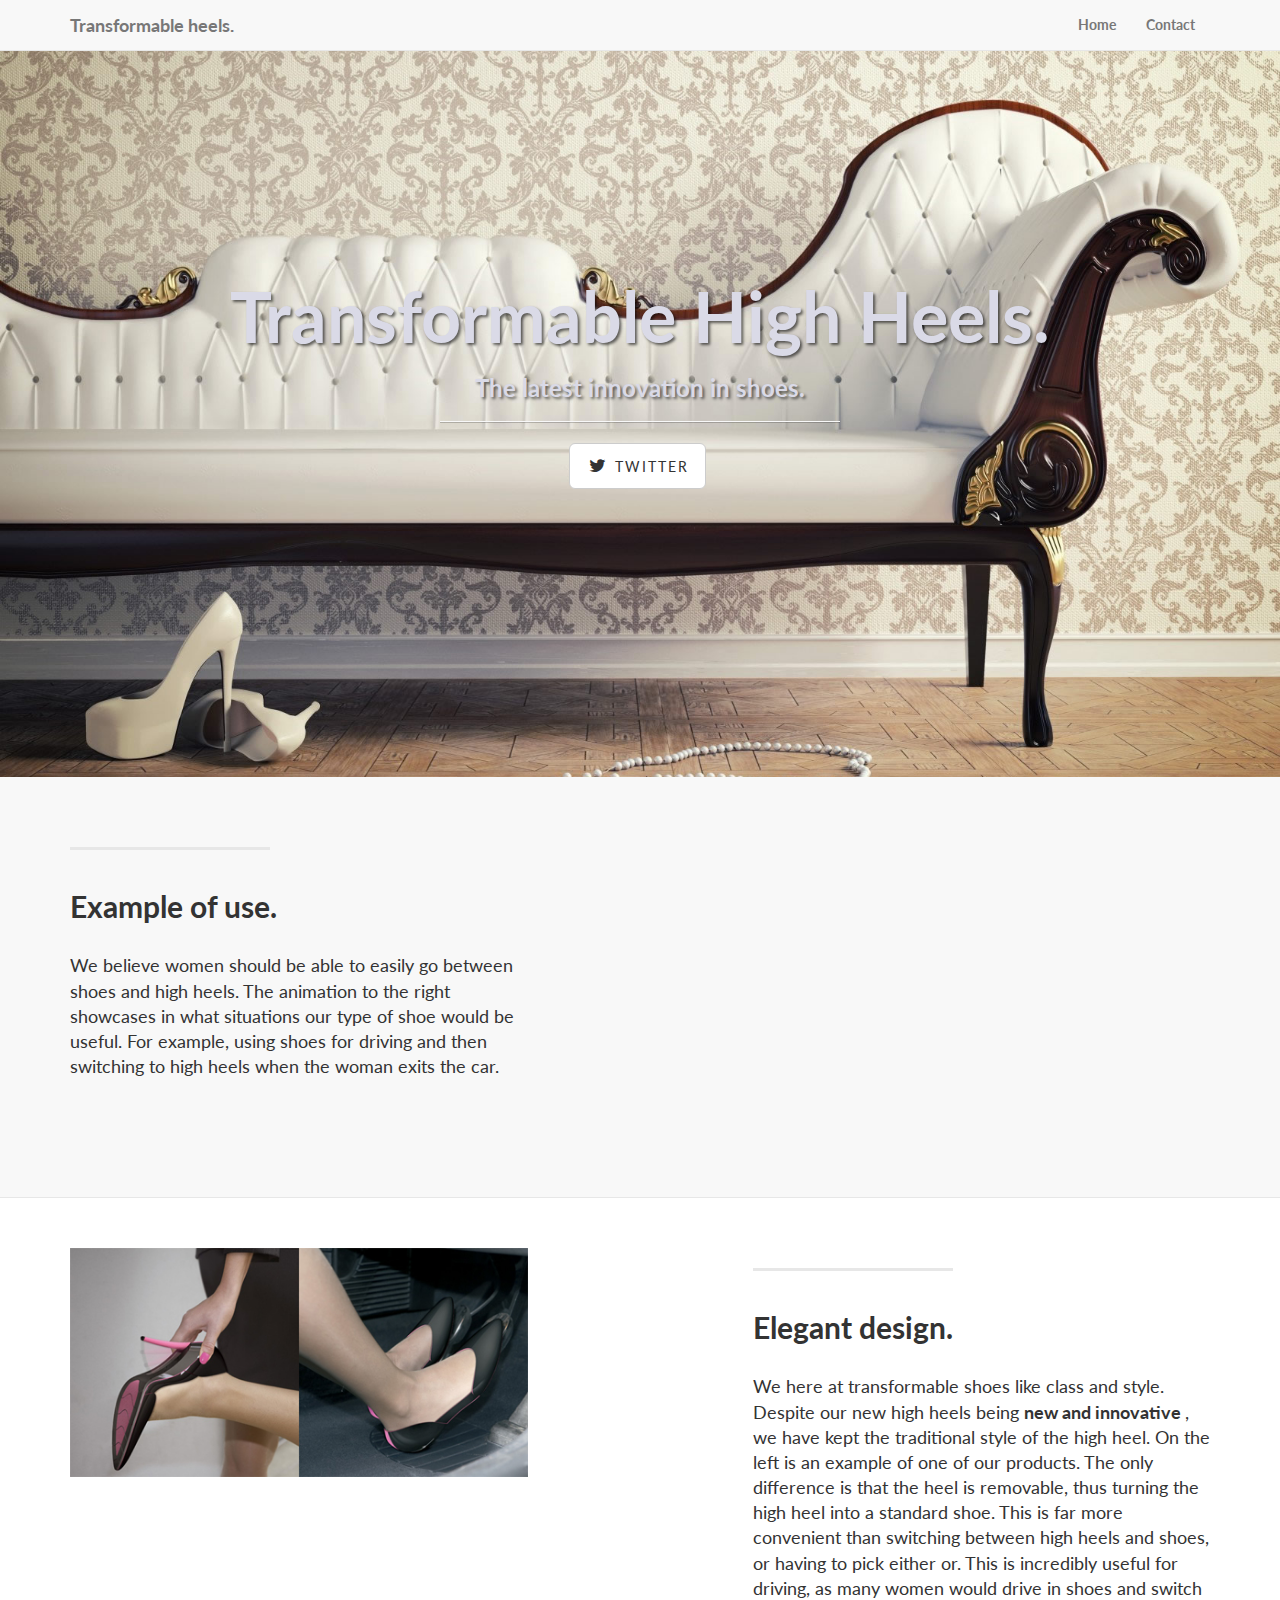
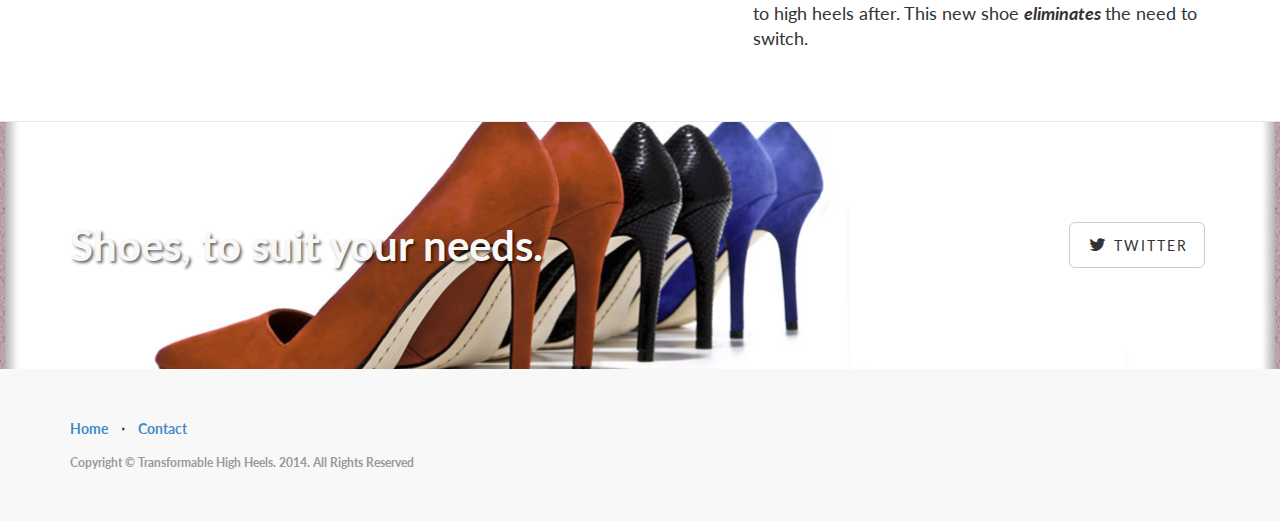
<file: index.html>
<!DOCTYPE html>
<html lang="en">

<head>
    <meta charset="utf-8">
    <meta name="viewport" content="width=device-width, initial-scale=1.0">
    <meta name="description" content="">
    <meta name="author" content="">

    <title>Transformable heels.</title>

    <!-- Bootstrap core CSS -->
    <link href="css/bootstrap.css" rel="stylesheet">

    <!-- Custom Google Web Font -->
    <link href="font-awesome/css/font-awesome.min.css" rel="stylesheet">
    <link href='http://fonts.googleapis.com/css?family=Lato:100,300,400,700,900,100italic,300italic,400italic,700italic,900italic' rel='stylesheet' type='text/css'>

    <!-- Add custom CSS here -->
    <link href="css/landing-page.css" rel="stylesheet">

</head>

<body>

    <nav class="navbar navbar-default navbar-fixed-top" role="navigation">
        <div class="container">
            <div class="navbar-header">
                <button type="button" class="navbar-toggle" data-toggle="collapse" data-target=".navbar-ex1-collapse">
                    <span class="sr-only">Toggle navigation</span>
                    <span class="icon-bar"></span>
                    <span class="icon-bar"></span>
                    <span class="icon-bar"></span>
                </button>
                <a class="navbar-brand" href="index.html">Transformable heels.</a>
            </div>

            <!-- Collect the nav links, forms, and other content for toggling -->
            <div class="collapse navbar-collapse navbar-right navbar-ex1-collapse">
                <ul class="nav navbar-nav">
                    <li><a href="index.html">Home</a>
                    </li>
                    <li><a href="Contact.html">Contact</a>
                    </li>
                </ul>
            </div>
            <!-- /.navbar-collapse -->
        </div>
        <!-- /.container -->
    </nav>

    <div class="intro-header">

        <div class="container">

            <div class="row">
                <div class="col-lg-12">
                    <div class="intro-message">
                        <h1>Transformable High Heels.</h1>
                        <h3>The latest innovation in shoes.</h3>
                        <hr class="intro-divider">
                        <ul class="list-inline intro-social-buttons">
                            <li><a href="https://twitter.com/Trans_High_Heel" class="btn btn-default btn-lg"><i class="fa fa-twitter fa-fw"></i> <span class="network-name">Twitter</span></a>
                            </li>
                        </ul>
                    </div>
                </div>
            </div>

        </div>
        <!-- /.container -->

    </div>
    <!-- /.intro-header -->

    <div class="content-section-a">

        <div class="container">

            <div class="row">
                <div class="col-lg-5 col-sm-6">
                    <hr class="section-heading-spacer">
                    <div class="clearfix"></div>
                    <h2 class="section-heading">Example of use.</h2>
                    <p class="lead">We believe women should be able to easily go between shoes and high heels. The animation to the right showcases in what situations our type of shoe would be useful. For example, using shoes for driving and then switching to high heels when the woman exits the car.</p>
                </div>
                <div class="col-lg-5 col-lg-offset-2 col-sm-6">
                   <iframe width="560" height="315" src="http://www.youtube.com/embed/LlsRkNNpr8s" frameborder="0" allowfullscreen></iframe>
                </div>
            </div>

        </div>
        <!-- /.container -->

    </div>
    <!-- /.content-section-a -->

    <div class="content-section-b">

        <div class="container">

            <div class="row">
                <div class="col-lg-5 col-lg-offset-1 col-sm-push-6  col-sm-6">
                    <hr class="section-heading-spacer">
                    <div class="clearfix"></div>
                    <h2 class="section-heading">Elegant design.</h2>
                    <p class="lead">We here at transformable shoes like class and style. Despite our new high heels being <strong> new and innovative </strong>, we have kept the traditional style of the high heel. On the left is an example of one of our products. The only difference is that the heel is removable, thus turning the high heel into a standard shoe. This is far more convenient than switching between high heels and shoes, or having to pick either or. This is incredibly useful for driving, as many women would drive in shoes and switch to high heels after. This new shoe <strong><i> eliminates </strong></i> the need to switch.</p>
                </div>
                <div class="col-lg-5 col-sm-pull-6  col-sm-6">
                    <img class="img-responsive" src="img/HH.jpg" alt="">
                </div>
            </div>

        </div>
        <!-- /.container -->

    </div>
    <!-- /.content-section-b -->

   
    <!-- /.content-section-a -->

    <div class="banner">

        <div class="container">

            <div class="row">
                <div class="col-lg-6">
                    <h2>Shoes, to suit your needs.</h2>
                </div>
                <div class="col-lg-6">
                    <ul class="list-inline banner-social-buttons">
                        <li><a href="https://twitter.com/Trans_High_Heel" class="btn btn-default btn-lg"><i class="fa fa-twitter fa-fw"></i> <span class="network-name">Twitter</span></a>
                        </li>
                    </ul>
                </div>
            </div>

        </div>
        <!-- /.container -->

    </div>
    <!-- /.banner -->

    <footer>
        <div class="container">
            <div class="row">
                <div class="col-lg-12">
                    <ul class="list-inline">
                        <li><a href="index.html">Home</a>
                        </li>
                        <li class="footer-menu-divider">&sdot;</li>
                        <li><a href="Contact.html">Contact</a>
                        </li>
                    </ul>
                    <p class="copyright text-muted small">Copyright &copy; Transformable High Heels. 2014. All Rights Reserved</p>
                </div>
            </div>
        </div>
		

    </footer>

    <!-- JavaScript -->
    <script src="js/jquery-1.10.2.js"></script>
    <script src="js/bootstrap.js"></script>

</body>

</html>
</file>
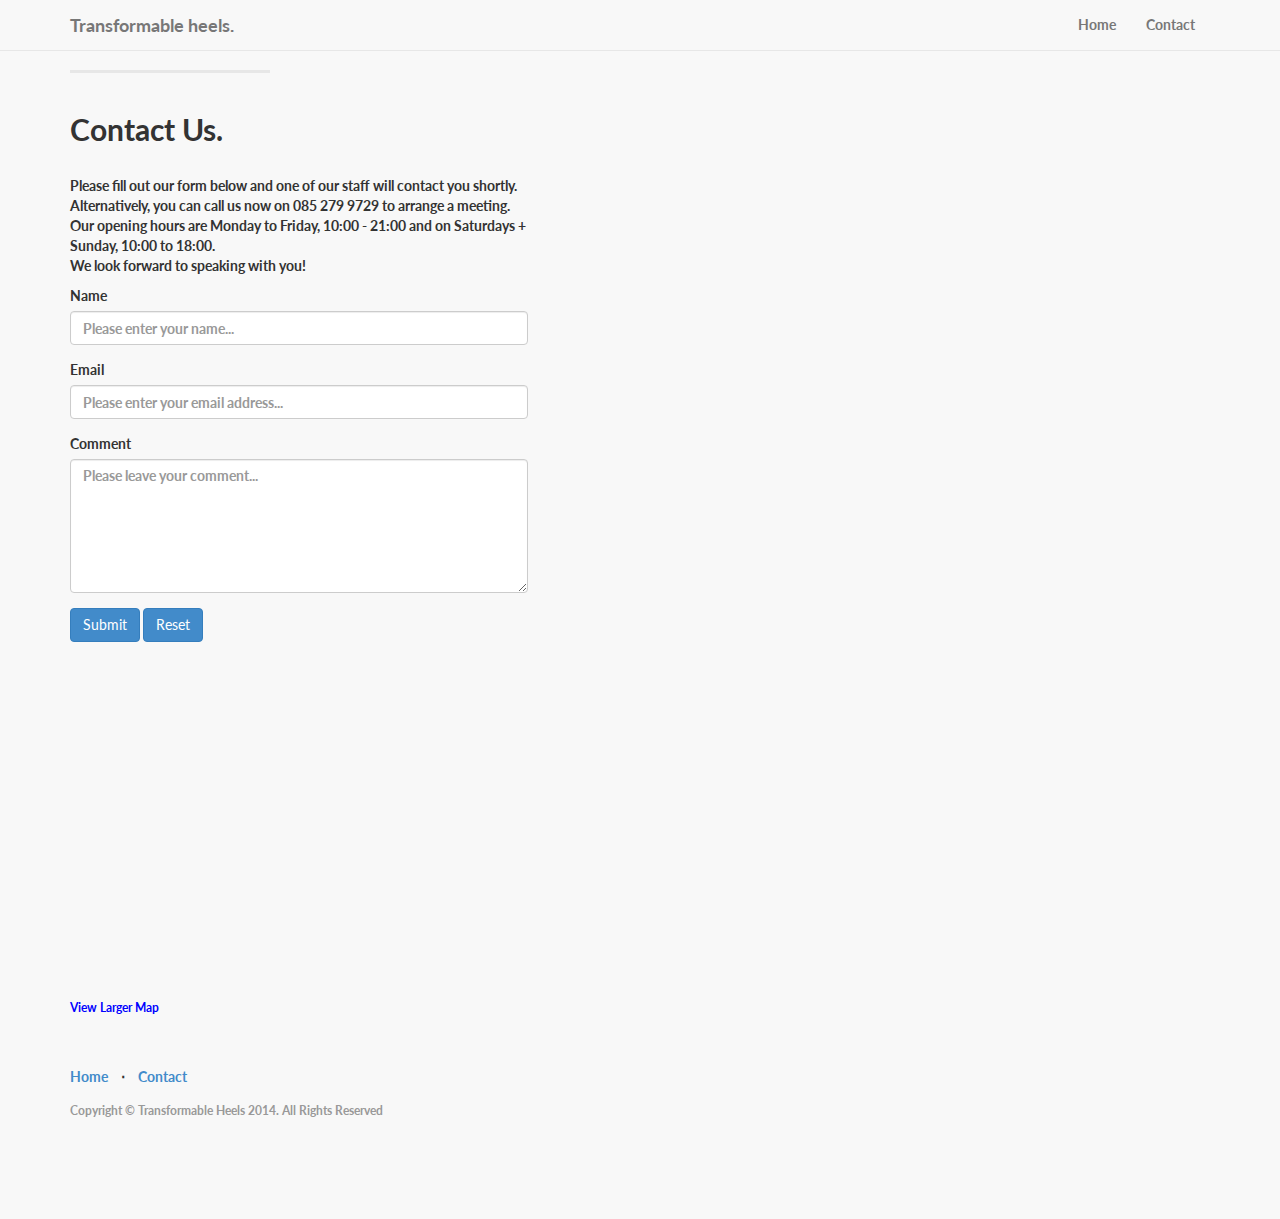
<file: Contact.html>
<!DOCTYPE html>
<html lang="en">

<head>
    <meta charset="utf-8">
    <meta name="viewport" content="width=device-width, initial-scale=1.0">
    <meta name="description" content="">
    <meta name="author" content="">

    <title>Transformable heels.</title>

    <!-- Bootstrap core CSS -->
    <link href="css/bootstrap.css" rel="stylesheet">

    <!-- Custom Google Web Font -->
    <link href="font-awesome/css/font-awesome.min.css" rel="stylesheet">
    <link href='http://fonts.googleapis.com/css?family=Lato:100,300,400,700,900,100italic,300italic,400italic,700italic,900italic' rel='stylesheet' type='text/css'>

    <!-- Add custom CSS here -->
    <link href="css/landing-page.css" rel="stylesheet">
	
	<!-- Form Validation here -->
	<script>
function getValidationErrors() {
        var erroredFields = [];
        if(document.form.name.value.length == 0) {
                erroredFields.push("Your name.\n");
				
        }
        if(document.form.email.value.length == 0) {
                erroredFields.push("Your email address.\n");
				
        }
        
        return erroredFields;
	}
 
		function validate() {
        var erroredFields = getValidationErrors();
        if (erroredFields.length > 0) {
                var errMsg = "The following fields are missing:\n"
                for (var i=0; i<erroredFields.length; i++){
                        errMsg += "     * " + erroredFields[i];
                }
                window.alert(errMsg);
                return false;
        } else {
                window.alert("Thank you for your email. We will reply as soon as possible.");
        }
	}


	</script>
	

</head>

<body>

    <nav class="navbar navbar-default navbar-fixed-top" role="navigation">
        <div class="container">
            <div class="navbar-header">
                <button type="button" class="navbar-toggle" data-toggle="collapse" data-target=".navbar-ex1-collapse">
                    <span class="sr-only">Toggle navigation</span>
                    <span class="icon-bar"></span>
                    <span class="icon-bar"></span>
                    <span class="icon-bar"></span>
                </button>
                <a class="navbar-brand" href="index.html">Transformable heels.</a>
            </div>

            <!-- Collect the nav links, forms, and other content for toggling -->
            <div class="collapse navbar-collapse navbar-right navbar-ex1-collapse">
                <ul class="nav navbar-nav">
                    <li><a href="index.html">Home</a>
                    </li>
                    <li><a href="Contact.html">Contact</a>
                    </li>
                </ul>
            </div>
            <!-- /.navbar-collapse -->
        </div>
        <!-- /.container -->
    </nav>

    
    <!-- /.intro-header -->
	
		

    <div class="content-section-a">
	

        <div class="container">
		

            <div class="row">
                <div class="col-lg-5 col-sm-6">
                    <hr class="section-heading-spacer">
                    <div class="clearfix"></div>
					
                    <h2 class="section-heading">Contact Us.</h2>
					
				<p>
					Please fill out our form below and one of our staff
					 will contact you shortly. </br>
					Alternatively, you can call us now on 085 279 9729 to arrange
					a meeting. </br>
					Our opening hours are Monday to Friday, 10:00 - 21:00 and on
					Saturdays + Sunday, 10:00 to 18:00. </br>
					We look forward to speaking with you!
				</p>
				
				

                     <form id="form" method="post" name="form" onsubmit="return validate()">
                    <div class="form-group">
                        <label for="name">Name</label> <input class=
                        "form-control" id="name" name="name" placeholder=
                        "Please enter your name..." type="text">
                    </div>

                    <div class="form-group">
                        <label for="email">Email</label> <input class=
                        "form-control" id="email" name="email" placeholder=
                        "Please enter your email address..." type="text">
                    </div>

                    <div class="form-group">
                        <label for="comment">Comment</label> 
                        <textarea class="form-control" id="comment" name=
                        "comment" placeholder="Please leave your comment..."
                        rows="6">
</textarea>
                    </div><button class="btn btn-primary" type="submit" value=
                    "submit" onClick="validate()" >Submit</button> <input class="btn btn-primary"
                    type="reset" value="Reset"><br>
                </form>
			
				
	
                </div>
            </div>
			
			<iframe width="100%" height="350" frameborder="0" scrolling="no" marginheight="0" marginwidth="0" src="https://maps.google.com/maps?f=q&amp;source=s_q&amp;hl=en&amp;geocode=&amp;q=dublin+ireland&amp;aq=&amp;sll=37.0625,-95.677068&amp;sspn=61.323728,135.263672&amp;ie=UTF8&amp;hq=&amp;hnear=Dublin,+County+Dublin,+Ireland&amp;t=m&amp;z=11&amp;ll=53.349805,-6.26031&amp;output=embed"></iframe><br /><small><a href="https://maps.google.com/maps?f=q&amp;source=embed&amp;hl=en&amp;geocode=&amp;q=dublin+ireland&amp;aq=&amp;sll=37.0625,-95.677068&amp;sspn=61.323728,135.263672&amp;ie=UTF8&amp;hq=&amp;hnear=Dublin,+County+Dublin,+Ireland&amp;t=m&amp;z=11&amp;ll=53.349805,-6.26031" style="color:#0000FF;text-align:left">View Larger Map</a></small>
			
			


        </div>
    <footer>
        <div class="container">
            <div class="row">
                <div class="col-lg-12">
                    <ul class="list-inline">
                        <li><a href="index.html">Home</a>
                        </li>
                        <li class="footer-menu-divider">&sdot;</li>
                        <li><a href="Contact.html">Contact</a>
                        </li>
                    </ul>
                    <p class="copyright text-muted small">Copyright &copy; Transformable Heels 2014. All Rights Reserved</p>
                </div>
            </div>
        </div>
    </footer>

    <!-- JavaScript -->
    <script src="js/jquery-1.10.2.js"></script>
    <script src="js/bootstrap.js"></script>

</body>

</html>
</file>
<file: css/landing-page.css>
body, html {
	height: 100%;
	width: 100%;
}

body, h1, h2, h3, h4, h5, h6 {
	font-family: "Lato", "Helvetica Neue", Helvetica, Arial, sans-serif;
	font-weight: 700;
}

.lead {
	font-size: 18px;
	font-weight: 400;
}

.intro-header {
	padding-top: 50px; /* If you're making other pages, make sure there is 50px of padding to make sure the navbar doesn't overlap content! */
	padding-bottom: 50px;
	color: #f8f8f8;
	background: url('../img/banner.jpg') no-repeat center center;
	background-size: cover;
	text-align: center;
}

.intro-message {
	position: relative;
	padding-top: 20%;
	padding-bottom: 20%;

}

.intro-message > h1  {
	margin: 0;
	font-size: 5em;
	text-shadow: 2px 2px 3px rgba(0, 0, 0, 0.6);
	color: #DADAE7
}

.intro-divider {
	width: 400px;
	border-top: 1px solid #f8f8f8;
	border-bottom: 1px solid rgba(0, 0, 0, 0.2);
}

.intro-message > h3 {
	text-shadow: 2px 2px 3px rgba(0, 0, 0, 0.6);
	color: #DADAE7
}

@media (max-width: 767px) {
	.intro-message {
		padding-bottom: 15%;
	}

	.intro-message > h1 {
		font-size: 3em;
	}

	ul.intro-social-buttons > li {
		display: block;
		margin-bottom: 20px;
		padding: 0;
	}

	ul.intro-social-buttons > li:last-child {
		margin-bottom: 0;
	}

	.intro-divider {
		width: 100%;
	}
}

.network-name {
	text-transform: uppercase;
	font-size: 14px;
	font-weight: 400;
	letter-spacing: 2px;
}

.content-section-a {
	background-color: #f8f8f8;
	padding: 50px 0;
}

.content-section-b {
	border-top: 1px solid #e7e7e7;
	border-bottom: 1px solid #e7e7e7;
	padding: 50px 0;
}

.section-heading {
	margin-bottom: 30px;
}

.section-heading-spacer {
	border-top: 3px solid #e7e7e7;
	width: 200px;
	float: left;
}

.banner {
	padding: 100px 0;
	color: #f8f8f8;
	background: url(../img/footer.jpg) no-repeat center center;
	background-size: cover;
}

.banner h2 {
	margin: 0;
	text-shadow: 2px 2px 3px rgba(0, 0, 0, 0.6);
	font-size: 3em;
	color: #f8f8f8;
	
}

.banner ul {
	margin-bottom: 0;
}

.banner-social-buttons {
	float: right;
	margin-top: 0;
}

@media (max-width: 1199px) {
	ul.banner-social-buttons {
		float: left;
		margin-top: 15px;
	}	
}

@media (max-width: 767px) {
	.banner h2 {
		margin: 0;
		text-shadow: 2px 2px 3px rgba(0, 0, 0, 0.6);
		font-size: 3em;
	}

	ul.banner-social-buttons > li {
		display: block;
		margin-bottom: 20px;
		padding: 0;
	}

	ul.banner-social-buttons > li:last-child {
		margin-bottom: 0;
	}	
}

footer {
	background-color: #f8f8f8;
	padding: 50px 0;
}

p.copyright {
	margin: 15px 0 0;
}

.twitter{
	float: right;
	padding-right: 10%;
	padding-top: 5%;
	}
</file>
